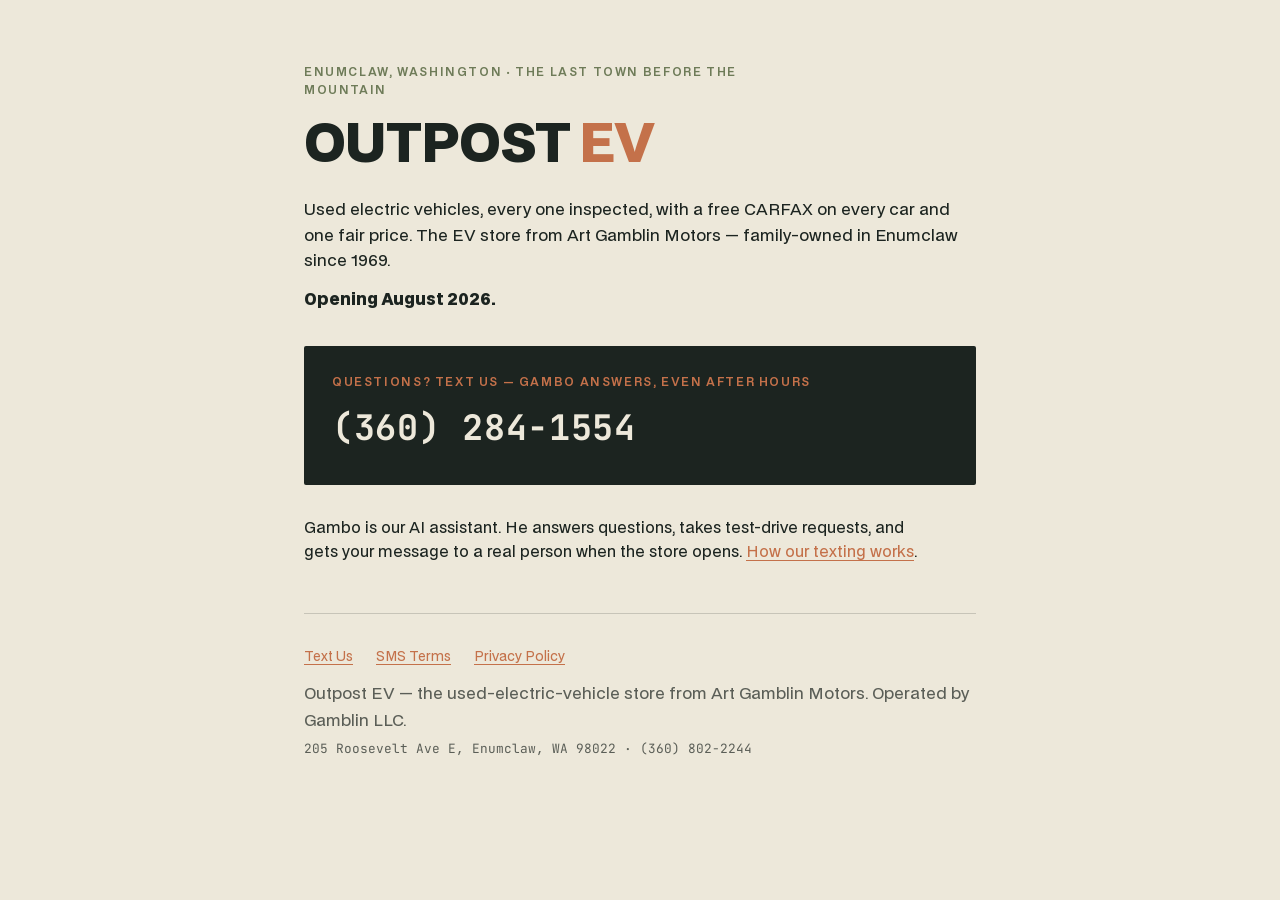
<file: index.html>
<!doctype html>
<html lang="en">
  <head>
    <meta charset="utf-8" />
    <meta name="viewport" content="width=device-width, initial-scale=1" />
    <title>Outpost EV — Used Electric Vehicles · Enumclaw, WA</title>
    <meta
      name="description"
      content="Outpost EV — the used-electric-vehicle store from Art Gamblin Motors. Enumclaw, Washington. Opening August 2026. Text us anytime: (360) 284-1554."
    />
    <link rel="preconnect" href="https://fonts.googleapis.com" />
    <link
      href="https://fonts.googleapis.com/css2?family=JetBrains+Mono:wght@400;700&display=swap"
      rel="stylesheet"
    />
    <link rel="stylesheet" href="/style.css" />
  </head>
  <body>
    <main class="wrap">
      <p class="eyebrow">
        Enumclaw, Washington · The last town before the mountain
      </p>
      <h1>OUTPOST <span class="accent">EV</span></h1>
      <p>
        Used electric vehicles, every one inspected, with a free CARFAX on every
        car and one fair price. The EV store from Art Gamblin Motors —
        family-owned in Enumclaw since 1969.
      </p>
      <p style="margin-top: 0.85rem"><strong>Opening August 2026.</strong></p>

      <div class="phone-block">
        <p class="label">
          Questions? Text us — Gambo answers, even after hours
        </p>
        <a class="number" href="sms:+13602841554">(360) 284-1554</a>
      </div>

      <p style="font-size: 0.95rem">
        Gambo is our AI assistant. He answers questions, takes test-drive
        requests, and gets your message to a real person when the store opens.
        <a href="/text/">How our texting works</a>.
      </p>

      <hr class="rule" />
      <footer>
        <nav>
          <a href="/text/">Text Us</a>
          <a href="/sms-terms/">SMS Terms</a>
          <a href="/privacy/">Privacy Policy</a>
        </nav>
        <p>
          Outpost EV — the used-electric-vehicle store from Art Gamblin Motors.
          Operated by Gamblin LLC.<br />
          <span class="mono"
            >205 Roosevelt Ave E, Enumclaw, WA 98022 · (360) 802-2244</span
          >
        </p>
      </footer>
    </main>
  </body>
</html>
</file>
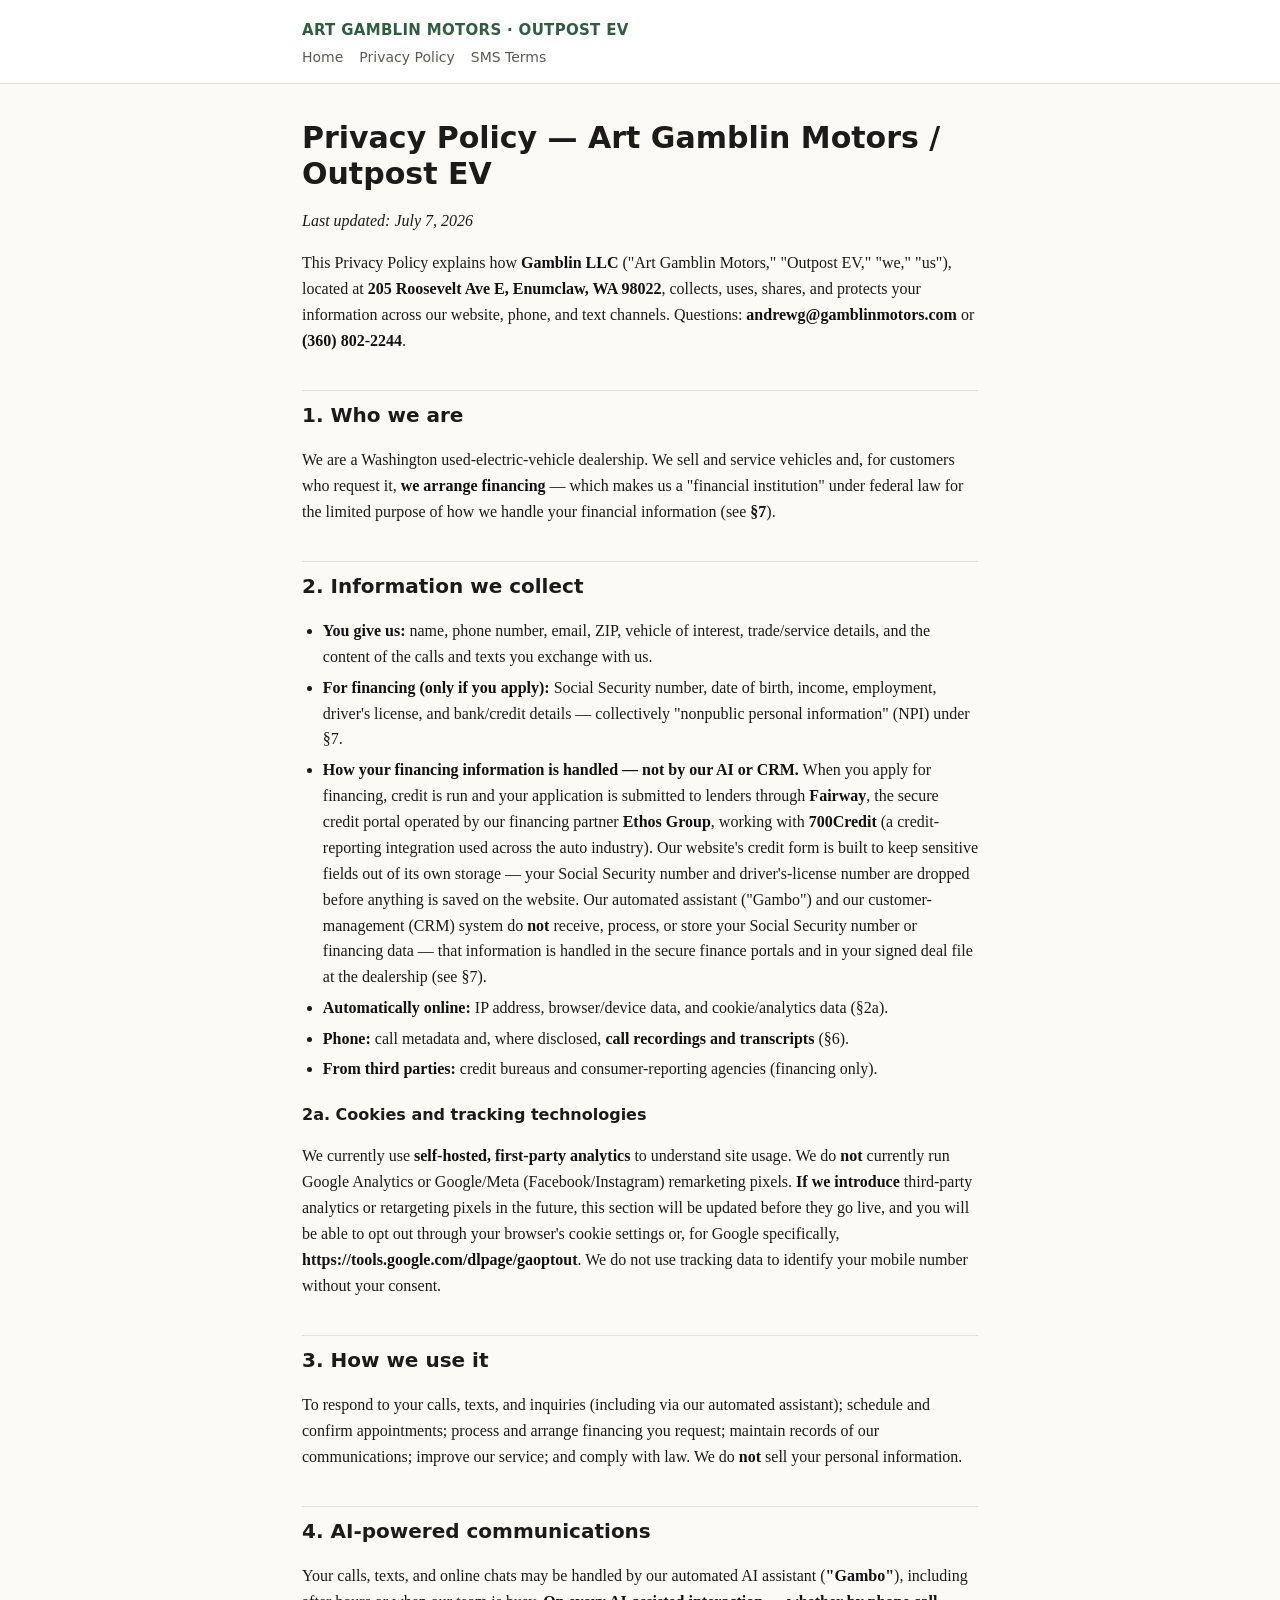
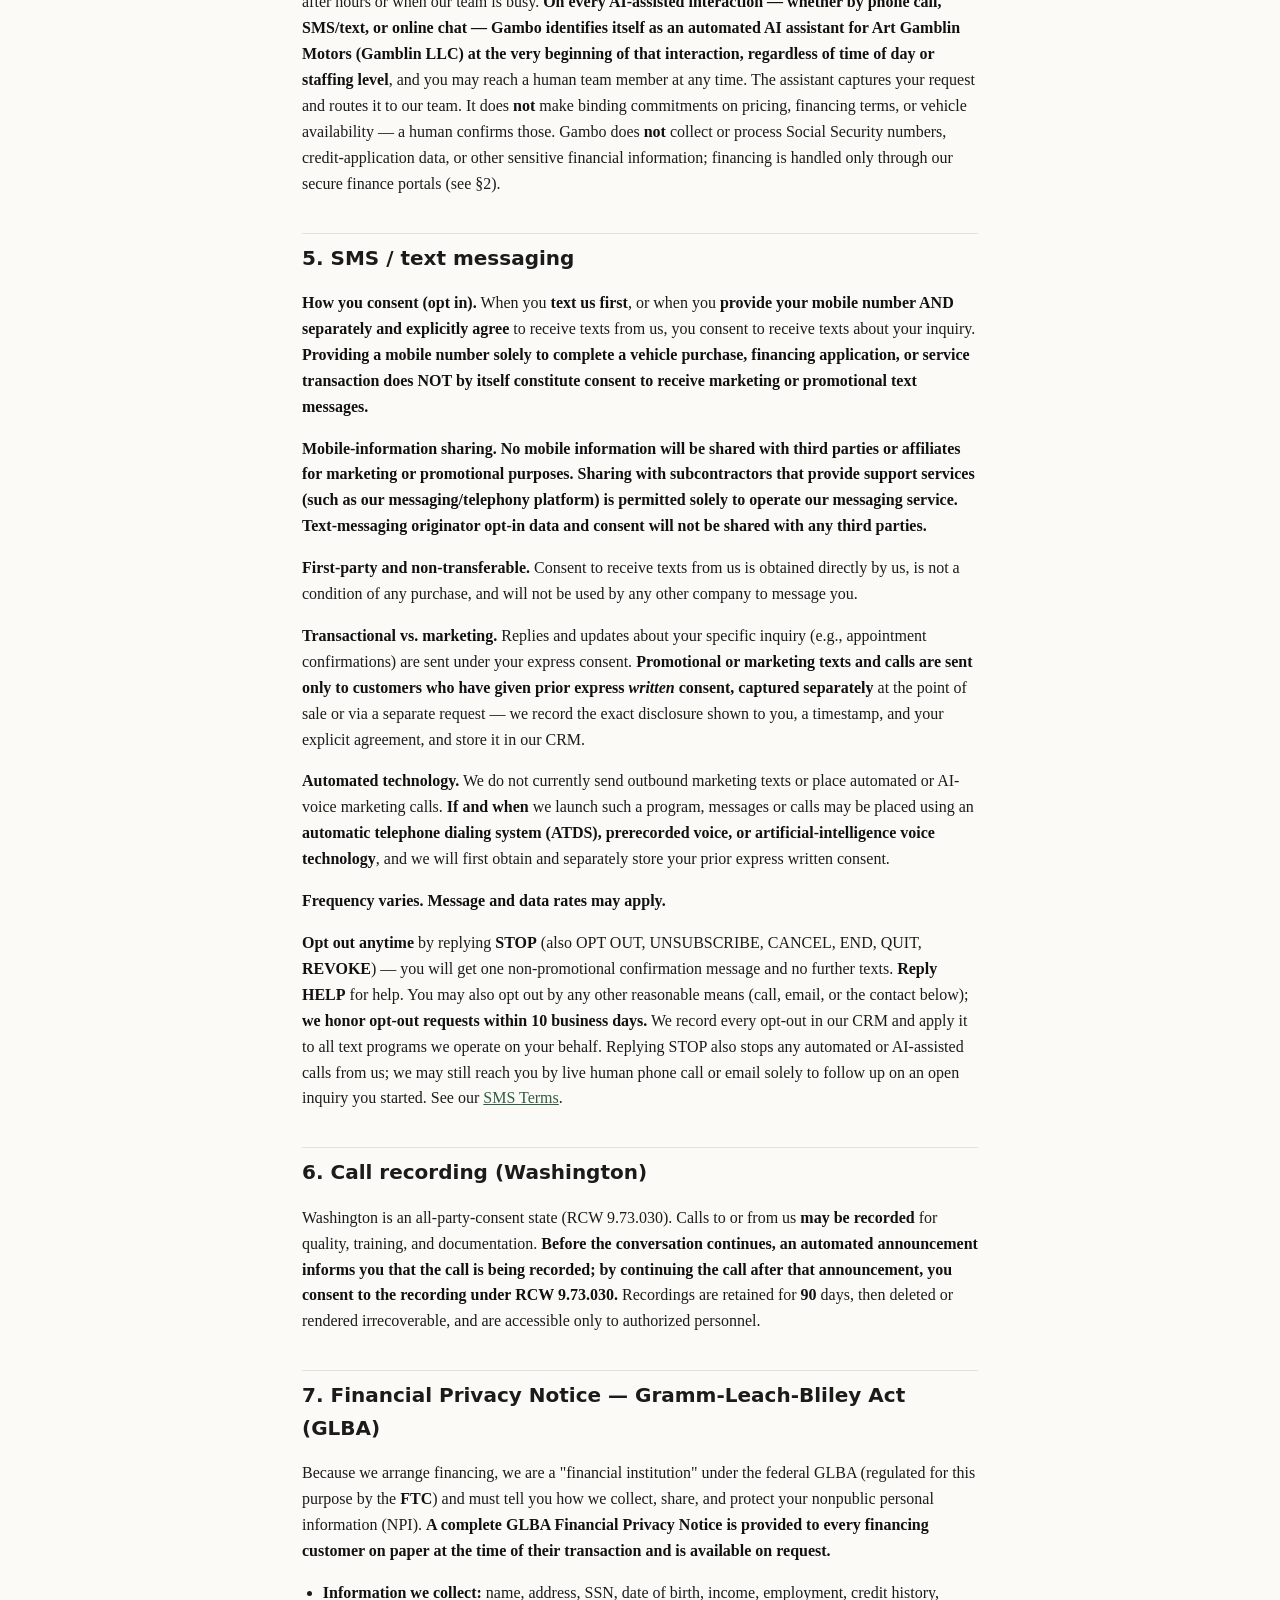
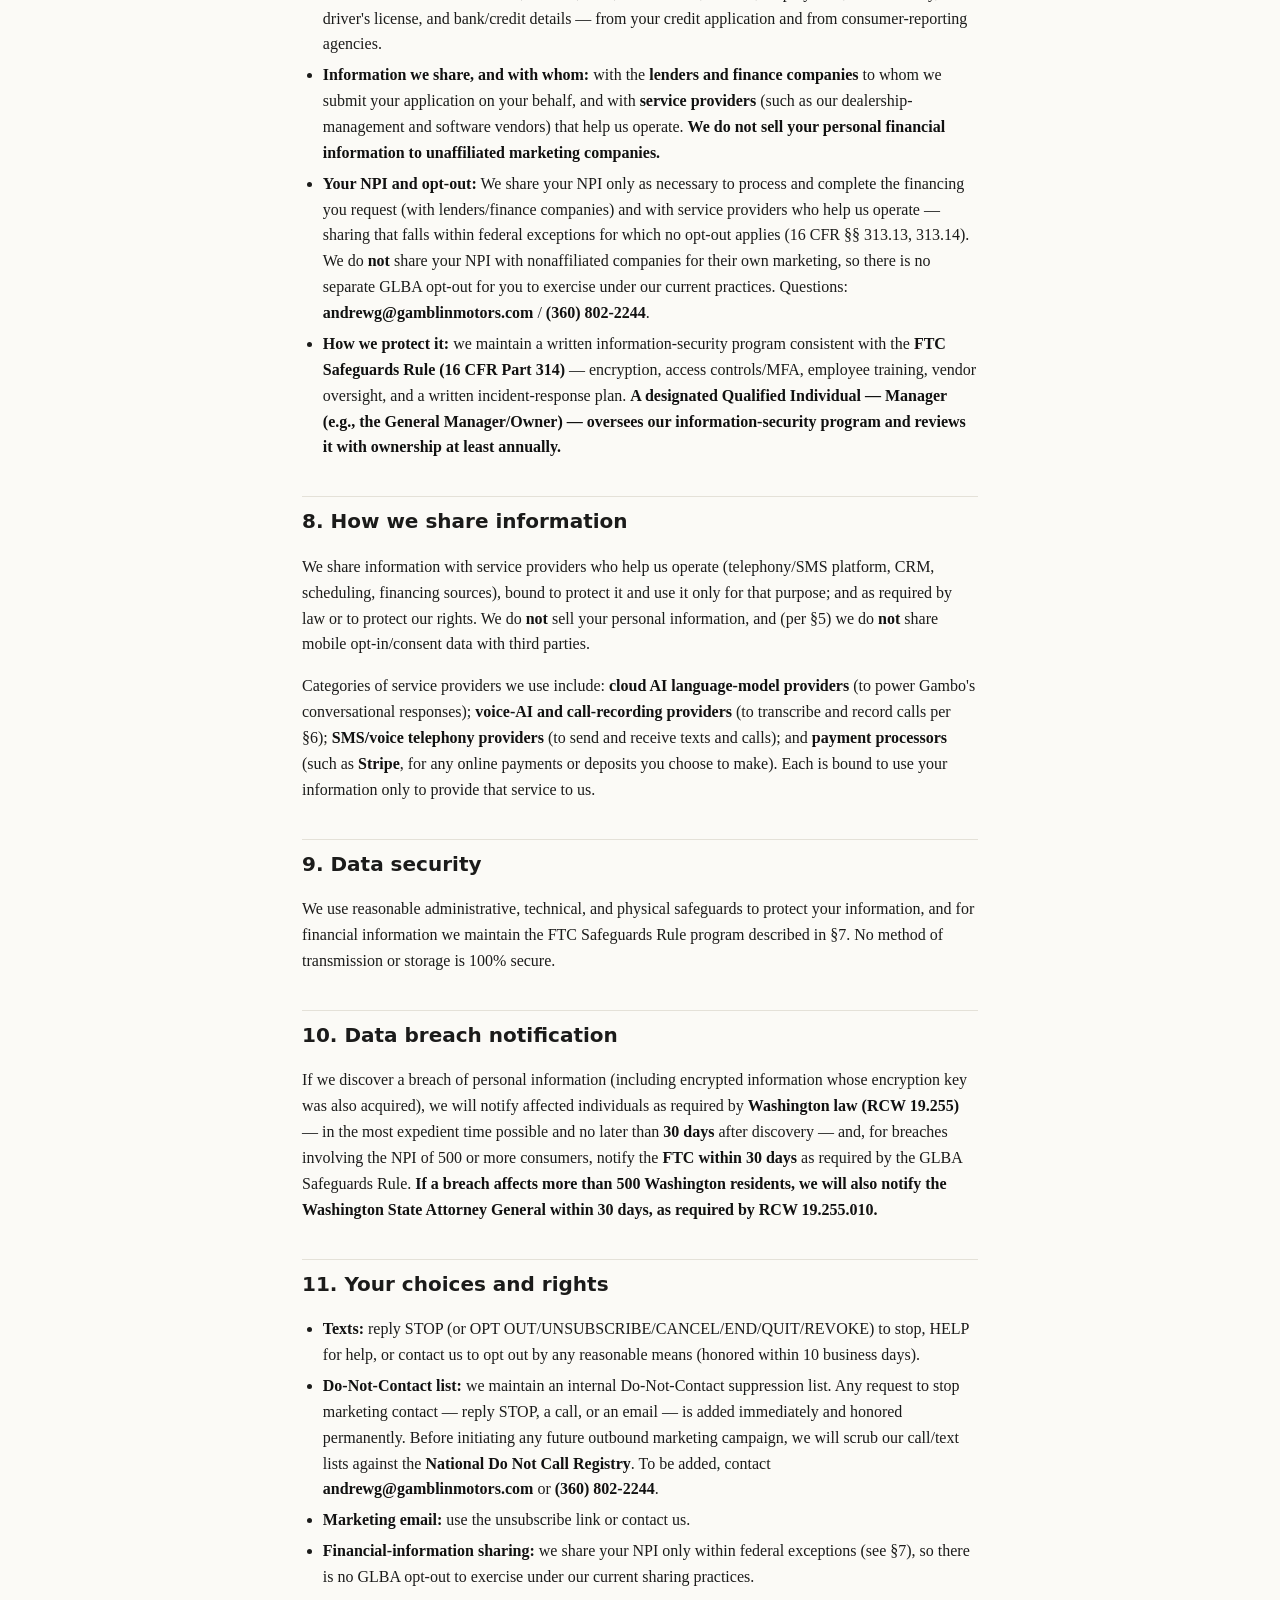
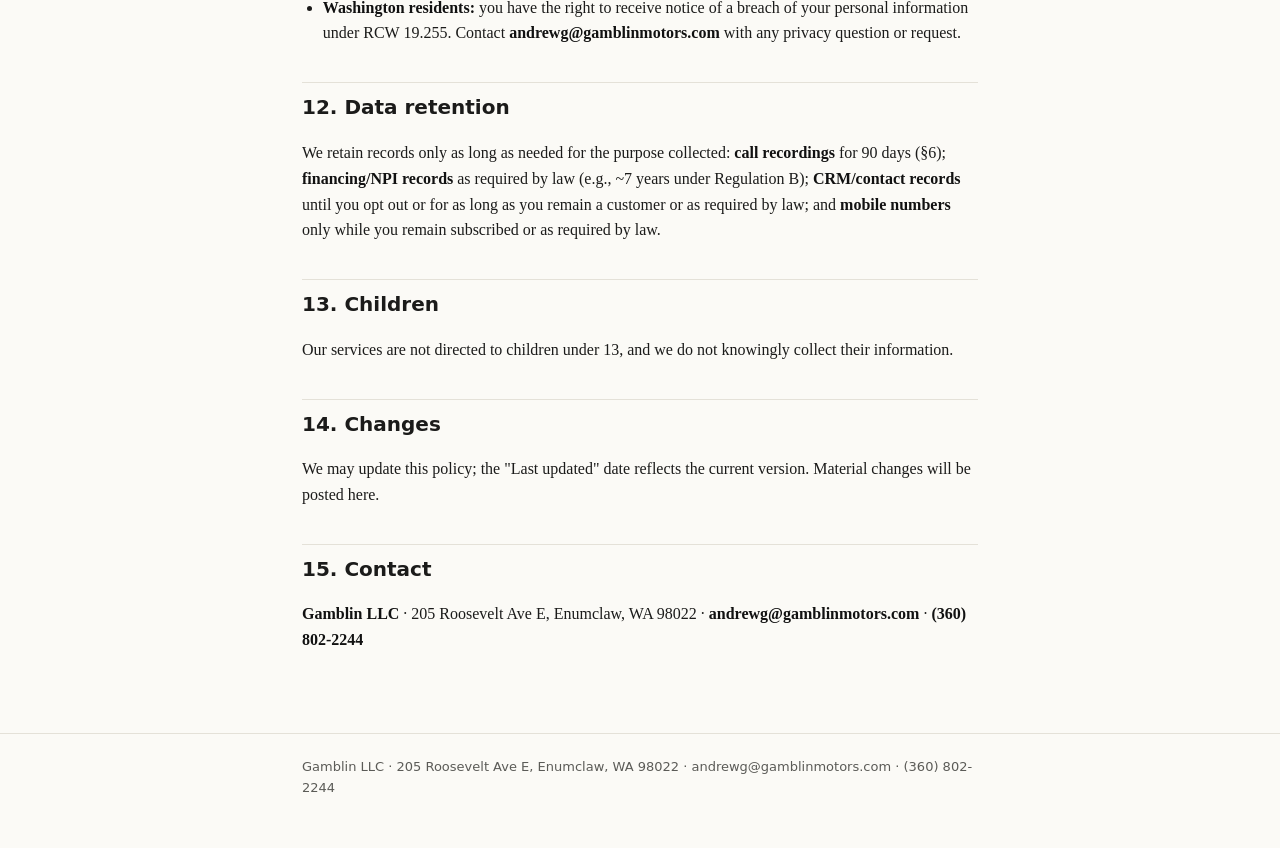
<file: privacy/index.html>
<!doctype html>
<html lang="en">
  <head>
    <meta charset="utf-8" />
    <meta name="viewport" content="width=device-width, initial-scale=1" />
    <meta name="robots" content="index,follow" />
    <title>Privacy Policy — Art Gamblin Motors / Outpost EV</title>
    <style>
      :root {
        --ink: #1b1b1a;
        --muted: #5b5b57;
        --line: #e4e1d8;
        --accent: #2f5e3f;
        --bg: #fbfaf6;
      }
      * {
        box-sizing: border-box;
      }
      body {
        margin: 0;
        background: var(--bg);
        color: var(--ink);
        font-family: Georgia, "Iowan Old Style", "Times New Roman", serif;
        line-height: 1.62;
      }
      header {
        border-bottom: 1px solid var(--line);
        background: #fff;
      }
      .wrap {
        max-width: 720px;
        margin: 0 auto;
        padding: 0 22px;
      }
      .brand {
        font-family:
          ui-sans-serif,
          system-ui,
          -apple-system,
          "Segoe UI",
          sans-serif;
        font-weight: 700;
        letter-spacing: 0.02em;
        padding: 18px 0 4px;
        font-size: 15px;
        color: var(--accent);
      }
      nav {
        font-family:
          ui-sans-serif,
          system-ui,
          -apple-system,
          "Segoe UI",
          sans-serif;
        font-size: 14px;
        padding-bottom: 14px;
      }
      nav a {
        color: var(--muted);
        text-decoration: none;
        margin-right: 16px;
      }
      nav a:hover {
        color: var(--accent);
        text-decoration: underline;
      }
      main {
        padding: 30px 0 64px;
      }
      h1 {
        font-family:
          ui-sans-serif,
          system-ui,
          -apple-system,
          "Segoe UI",
          sans-serif;
        font-size: 30px;
        line-height: 1.2;
        margin: 0.2em 0 0.1em;
      }
      h2 {
        font-family:
          ui-sans-serif,
          system-ui,
          -apple-system,
          "Segoe UI",
          sans-serif;
        font-size: 20px;
        margin: 1.8em 0 0.4em;
        padding-top: 0.4em;
        border-top: 1px solid var(--line);
      }
      h3 {
        font-family:
          ui-sans-serif,
          system-ui,
          -apple-system,
          "Segoe UI",
          sans-serif;
        font-size: 16px;
        margin: 1.2em 0 0.3em;
      }
      a {
        color: var(--accent);
      }
      strong {
        color: #111;
      }
      ul,
      ol {
        padding-left: 1.3em;
      }
      li {
        margin: 0.3em 0;
      }
      .updated {
        font-family:
          ui-sans-serif,
          system-ui,
          -apple-system,
          sans-serif;
        color: var(--muted);
        font-size: 14px;
      }
      footer {
        border-top: 1px solid var(--line);
        color: var(--muted);
        font-size: 13px;
        font-family:
          ui-sans-serif,
          system-ui,
          -apple-system,
          sans-serif;
        padding: 22px 0 50px;
      }
      @media (max-width: 520px) {
        h1 {
          font-size: 25px;
        }
        body {
          font-size: 16px;
        }
      }
    </style>
  </head>
  <body>
    <header>
      <div class="wrap">
        <div class="brand">ART GAMBLIN MOTORS · OUTPOST EV</div>
        <nav>
          <a href="/">Home</a><a href="/privacy/">Privacy Policy</a
          ><a href="/sms-terms/">SMS Terms</a>
        </nav>
      </div>
    </header>
    <main>
      <div class="wrap">
        <h1>Privacy Policy — Art Gamblin Motors / Outpost EV</h1>
        <p><em>Last updated: July 7, 2026</em></p>
        <p>
          This Privacy Policy explains how <strong>Gamblin LLC</strong> ("Art
          Gamblin Motors," "Outpost EV," "we," "us"), located at
          <strong>205 Roosevelt Ave E, Enumclaw, WA 98022</strong>, collects,
          uses, shares, and protects your information across our website, phone,
          and text channels. Questions:
          <strong>andrewg@gamblinmotors.com</strong> or
          <strong>(360) 802-2244</strong>.
        </p>
        <h2>1. Who we are</h2>
        <p>
          We are a Washington used-electric-vehicle dealership. We sell and
          service vehicles and, for customers who request it,
          <strong>we arrange financing</strong> — which makes us a "financial
          institution" under federal law for the limited purpose of how we
          handle your financial information (see <strong>§7</strong>).
        </p>
        <h2>2. Information we collect</h2>
        <ul>
          <li>
            <strong>You give us:</strong> name, phone number, email, ZIP,
            vehicle of interest, trade/service details, and the content of the
            calls and texts you exchange with us.
          </li>
          <li>
            <strong>For financing (only if you apply):</strong> Social Security
            number, date of birth, income, employment, driver's license, and
            bank/credit details — collectively "nonpublic personal information"
            (NPI) under §7.
          </li>
          <li>
            <strong
              >How your financing information is handled — not by our AI or
              CRM.</strong
            >
            When you apply for financing, credit is run and your application is
            submitted to lenders through <strong>Fairway</strong>, the secure
            credit portal operated by our financing partner
            <strong>Ethos Group</strong>, working with
            <strong>700Credit</strong> (a credit-reporting integration used
            across the auto industry). Our website's credit form is built to
            keep sensitive fields out of its own storage — your Social Security
            number and driver's-license number are dropped before anything is
            saved on the website. Our automated assistant ("Gambo") and our
            customer-management (CRM) system do <strong>not</strong> receive,
            process, or store your Social Security number or financing data —
            that information is handled in the secure finance portals and in
            your signed deal file at the dealership (see §7).
          </li>
          <li>
            <strong>Automatically online:</strong> IP address, browser/device
            data, and cookie/analytics data (§2a).
          </li>
          <li>
            <strong>Phone:</strong> call metadata and, where disclosed,
            <strong>call recordings and transcripts</strong> (§6).
          </li>
          <li>
            <strong>From third parties:</strong> credit bureaus and
            consumer-reporting agencies (financing only).
          </li>
        </ul>
        <h3>2a. Cookies and tracking technologies</h3>
        <p>
          We currently use
          <strong>self-hosted, first-party analytics</strong> to understand site
          usage. We do <strong>not</strong> currently run Google Analytics or
          Google/Meta (Facebook/Instagram) remarketing pixels.
          <strong>If we introduce</strong> third-party analytics or retargeting
          pixels in the future, this section will be updated before they go
          live, and you will be able to opt out through your browser's cookie
          settings or, for Google specifically,
          <strong>https://tools.google.com/dlpage/gaoptout</strong>. We do not
          use tracking data to identify your mobile number without your consent.
        </p>
        <h2>3. How we use it</h2>
        <p>
          To respond to your calls, texts, and inquiries (including via our
          automated assistant); schedule and confirm appointments; process and
          arrange financing you request; maintain records of our communications;
          improve our service; and comply with law. We do
          <strong>not</strong> sell your personal information.
        </p>
        <h2>4. AI-powered communications</h2>
        <p>
          Your calls, texts, and online chats may be handled by our automated AI
          assistant (<strong>"Gambo"</strong>), including after hours or when
          our team is busy.
          <strong
            >On every AI-assisted interaction — whether by phone call, SMS/text,
            or online chat — Gambo identifies itself as an automated AI
            assistant for Art Gamblin Motors (Gamblin LLC) at the very beginning
            of that interaction, regardless of time of day or staffing
            level</strong
          >, and you may reach a human team member at any time. The assistant
          captures your request and routes it to our team. It does
          <strong>not</strong> make binding commitments on pricing, financing
          terms, or vehicle availability — a human confirms those. Gambo does
          <strong>not</strong> collect or process Social Security numbers,
          credit-application data, or other sensitive financial information;
          financing is handled only through our secure finance portals (see §2).
        </p>
        <h2>5. SMS / text messaging</h2>
        <p>
          <strong>How you consent (opt in).</strong> When you
          <strong>text us first</strong>, or when you
          <strong
            >provide your mobile number AND separately and explicitly
            agree</strong
          >
          to receive texts from us, you consent to receive texts about your
          inquiry.
          <strong
            >Providing a mobile number solely to complete a vehicle purchase,
            financing application, or service transaction does NOT by itself
            constitute consent to receive marketing or promotional text
            messages.</strong
          >
        </p>
        <p>
          <strong>Mobile-information sharing.</strong>
          <strong
            >No mobile information will be shared with third parties or
            affiliates for marketing or promotional purposes. Sharing with
            subcontractors that provide support services (such as our
            messaging/telephony platform) is permitted solely to operate our
            messaging service. Text-messaging originator opt-in data and consent
            will not be shared with any third parties.</strong
          >
        </p>
        <p>
          <strong>First-party and non-transferable.</strong> Consent to receive
          texts from us is obtained directly by us, is not a condition of any
          purchase, and will not be used by any other company to message you.
        </p>
        <p>
          <strong>Transactional vs. marketing.</strong> Replies and updates
          about your specific inquiry (e.g., appointment confirmations) are sent
          under your express consent.
          <strong
            >Promotional or marketing texts and calls are sent only to customers
            who have given prior express <em>written</em> consent, captured
            separately</strong
          >
          at the point of sale or via a separate request — we record the exact
          disclosure shown to you, a timestamp, and your explicit agreement, and
          store it in our CRM.
        </p>
        <p>
          <strong>Automated technology.</strong> We do not currently send
          outbound marketing texts or place automated or AI-voice marketing
          calls. <strong>If and when</strong> we launch such a program, messages
          or calls may be placed using an
          <strong
            >automatic telephone dialing system (ATDS), prerecorded voice, or
            artificial-intelligence voice technology</strong
          >, and we will first obtain and separately store your prior express
          written consent.
        </p>
        <p>
          <strong>Frequency varies. Message and data rates may apply.</strong>
        </p>
        <p>
          <strong>Opt out anytime</strong> by replying
          <strong>STOP</strong> (also OPT OUT, UNSUBSCRIBE, CANCEL, END, QUIT,
          <strong>REVOKE</strong>) — you will get one non-promotional
          confirmation message and no further texts.
          <strong>Reply HELP</strong> for help. You may also opt out by any
          other reasonable means (call, email, or the contact below);
          <strong>we honor opt-out requests within 10 business days.</strong> We
          record every opt-out in our CRM and apply it to all text programs we
          operate on your behalf. Replying STOP also stops any automated or
          AI-assisted calls from us; we may still reach you by live human phone
          call or email solely to follow up on an open inquiry you started. See
          our <a href="/sms-terms/">SMS Terms</a>.
        </p>
        <h2>6. Call recording (Washington)</h2>
        <p>
          Washington is an all-party-consent state (RCW 9.73.030). Calls to or
          from us <strong>may be recorded</strong> for quality, training, and
          documentation.
          <strong
            >Before the conversation continues, an automated announcement
            informs you that the call is being recorded; by continuing the call
            after that announcement, you consent to the recording under RCW
            9.73.030.</strong
          >
          Recordings are retained for <strong>90</strong> days, then deleted or
          rendered irrecoverable, and are accessible only to authorized
          personnel.
        </p>
        <h2>7. Financial Privacy Notice — Gramm-Leach-Bliley Act (GLBA)</h2>
        <p>
          Because we arrange financing, we are a "financial institution" under
          the federal GLBA (regulated for this purpose by the
          <strong>FTC</strong>) and must tell you how we collect, share, and
          protect your nonpublic personal information (NPI).
          <strong
            >A complete GLBA Financial Privacy Notice is provided to every
            financing customer on paper at the time of their transaction and is
            available on request.</strong
          >
        </p>
        <ul>
          <li>
            <strong>Information we collect:</strong> name, address, SSN, date of
            birth, income, employment, credit history, driver's license, and
            bank/credit details — from your credit application and from
            consumer-reporting agencies.
          </li>
          <li>
            <strong>Information we share, and with whom:</strong> with the
            <strong>lenders and finance companies</strong> to whom we submit
            your application on your behalf, and with
            <strong>service providers</strong> (such as our
            dealership-management and software vendors) that help us operate.
            <strong
              >We do not sell your personal financial information to
              unaffiliated marketing companies.</strong
            >
          </li>
          <li>
            <strong>Your NPI and opt-out:</strong> We share your NPI only as
            necessary to process and complete the financing you request (with
            lenders/finance companies) and with service providers who help us
            operate — sharing that falls within federal exceptions for which no
            opt-out applies (16 CFR §§ 313.13, 313.14). We do
            <strong>not</strong> share your NPI with nonaffiliated companies for
            their own marketing, so there is no separate GLBA opt-out for you to
            exercise under our current practices. Questions:
            <strong>andrewg@gamblinmotors.com</strong> /
            <strong>(360) 802-2244</strong>.
          </li>
          <li>
            <strong>How we protect it:</strong> we maintain a written
            information-security program consistent with the
            <strong>FTC Safeguards Rule (16 CFR Part 314)</strong> — encryption,
            access controls/MFA, employee training, vendor oversight, and a
            written incident-response plan.
            <strong
              >A designated Qualified Individual — Manager (e.g., the General
              Manager/Owner) — oversees our information-security program and
              reviews it with ownership at least annually.</strong
            >
          </li>
        </ul>
        <h2>8. How we share information</h2>
        <p>
          We share information with service providers who help us operate
          (telephony/SMS platform, CRM, scheduling, financing sources), bound to
          protect it and use it only for that purpose; and as required by law or
          to protect our rights. We do <strong>not</strong> sell your personal
          information, and (per §5) we do <strong>not</strong> share mobile
          opt-in/consent data with third parties.
        </p>
        <p>
          Categories of service providers we use include:
          <strong>cloud AI language-model providers</strong> (to power Gambo's
          conversational responses);
          <strong>voice-AI and call-recording providers</strong> (to transcribe
          and record calls per §6);
          <strong>SMS/voice telephony providers</strong> (to send and receive
          texts and calls); and <strong>payment processors</strong> (such as
          <strong>Stripe</strong>, for any online payments or deposits you
          choose to make). Each is bound to use your information only to provide
          that service to us.
        </p>
        <h2>9. Data security</h2>
        <p>
          We use reasonable administrative, technical, and physical safeguards
          to protect your information, and for financial information we maintain
          the FTC Safeguards Rule program described in §7. No method of
          transmission or storage is 100% secure.
        </p>
        <h2>10. Data breach notification</h2>
        <p>
          If we discover a breach of personal information (including encrypted
          information whose encryption key was also acquired), we will notify
          affected individuals as required by
          <strong>Washington law (RCW 19.255)</strong> — in the most expedient
          time possible and no later than <strong>30 days</strong> after
          discovery — and, for breaches involving the NPI of 500 or more
          consumers, notify the <strong>FTC within 30 days</strong> as required
          by the GLBA Safeguards Rule.
          <strong
            >If a breach affects more than 500 Washington residents, we will
            also notify the Washington State Attorney General within 30 days, as
            required by RCW 19.255.010.</strong
          >
        </p>
        <h2>11. Your choices and rights</h2>
        <ul>
          <li>
            <strong>Texts:</strong> reply STOP (or OPT
            OUT/UNSUBSCRIBE/CANCEL/END/QUIT/REVOKE) to stop, HELP for help, or
            contact us to opt out by any reasonable means (honored within 10
            business days).
          </li>
          <li>
            <strong>Do-Not-Contact list:</strong> we maintain an internal
            Do-Not-Contact suppression list. Any request to stop marketing
            contact — reply STOP, a call, or an email — is added immediately and
            honored permanently. Before initiating any future outbound marketing
            campaign, we will scrub our call/text lists against the
            <strong>National Do Not Call Registry</strong>. To be added, contact
            <strong>andrewg@gamblinmotors.com</strong> or
            <strong>(360) 802-2244</strong>.
          </li>
          <li>
            <strong>Marketing email:</strong> use the unsubscribe link or
            contact us.
          </li>
          <li>
            <strong>Financial-information sharing:</strong> we share your NPI
            only within federal exceptions (see §7), so there is no GLBA opt-out
            to exercise under our current sharing practices.
          </li>
          <li>
            <strong>Washington residents:</strong> you have the right to receive
            notice of a breach of your personal information under RCW 19.255.
            Contact <strong>andrewg@gamblinmotors.com</strong> with any privacy
            question or request.
          </li>
        </ul>
        <h2>12. Data retention</h2>
        <p>
          We retain records only as long as needed for the purpose collected:
          <strong>call recordings</strong> for 90 days (§6);
          <strong>financing/NPI records</strong> as required by law (e.g., ~7
          years under Regulation B); <strong>CRM/contact records</strong> until
          you opt out or for as long as you remain a customer or as required by
          law; and <strong>mobile numbers</strong> only while you remain
          subscribed or as required by law.
        </p>
        <h2>13. Children</h2>
        <p>
          Our services are not directed to children under 13, and we do not
          knowingly collect their information.
        </p>
        <h2>14. Changes</h2>
        <p>
          We may update this policy; the "Last updated" date reflects the
          current version. Material changes will be posted here.
        </p>
        <h2>15. Contact</h2>
        <p>
          <strong>Gamblin LLC</strong> · 205 Roosevelt Ave E, Enumclaw, WA 98022
          · <strong>andrewg@gamblinmotors.com</strong> ·
          <strong>(360) 802-2244</strong>
        </p>
      </div>
    </main>
    <footer>
      <div class="wrap">
        Gamblin LLC · 205 Roosevelt Ave E, Enumclaw, WA 98022 ·
        andrewg@gamblinmotors.com · (360) 802-2244
      </div>
    </footer>
  </body>
</html>
</file>
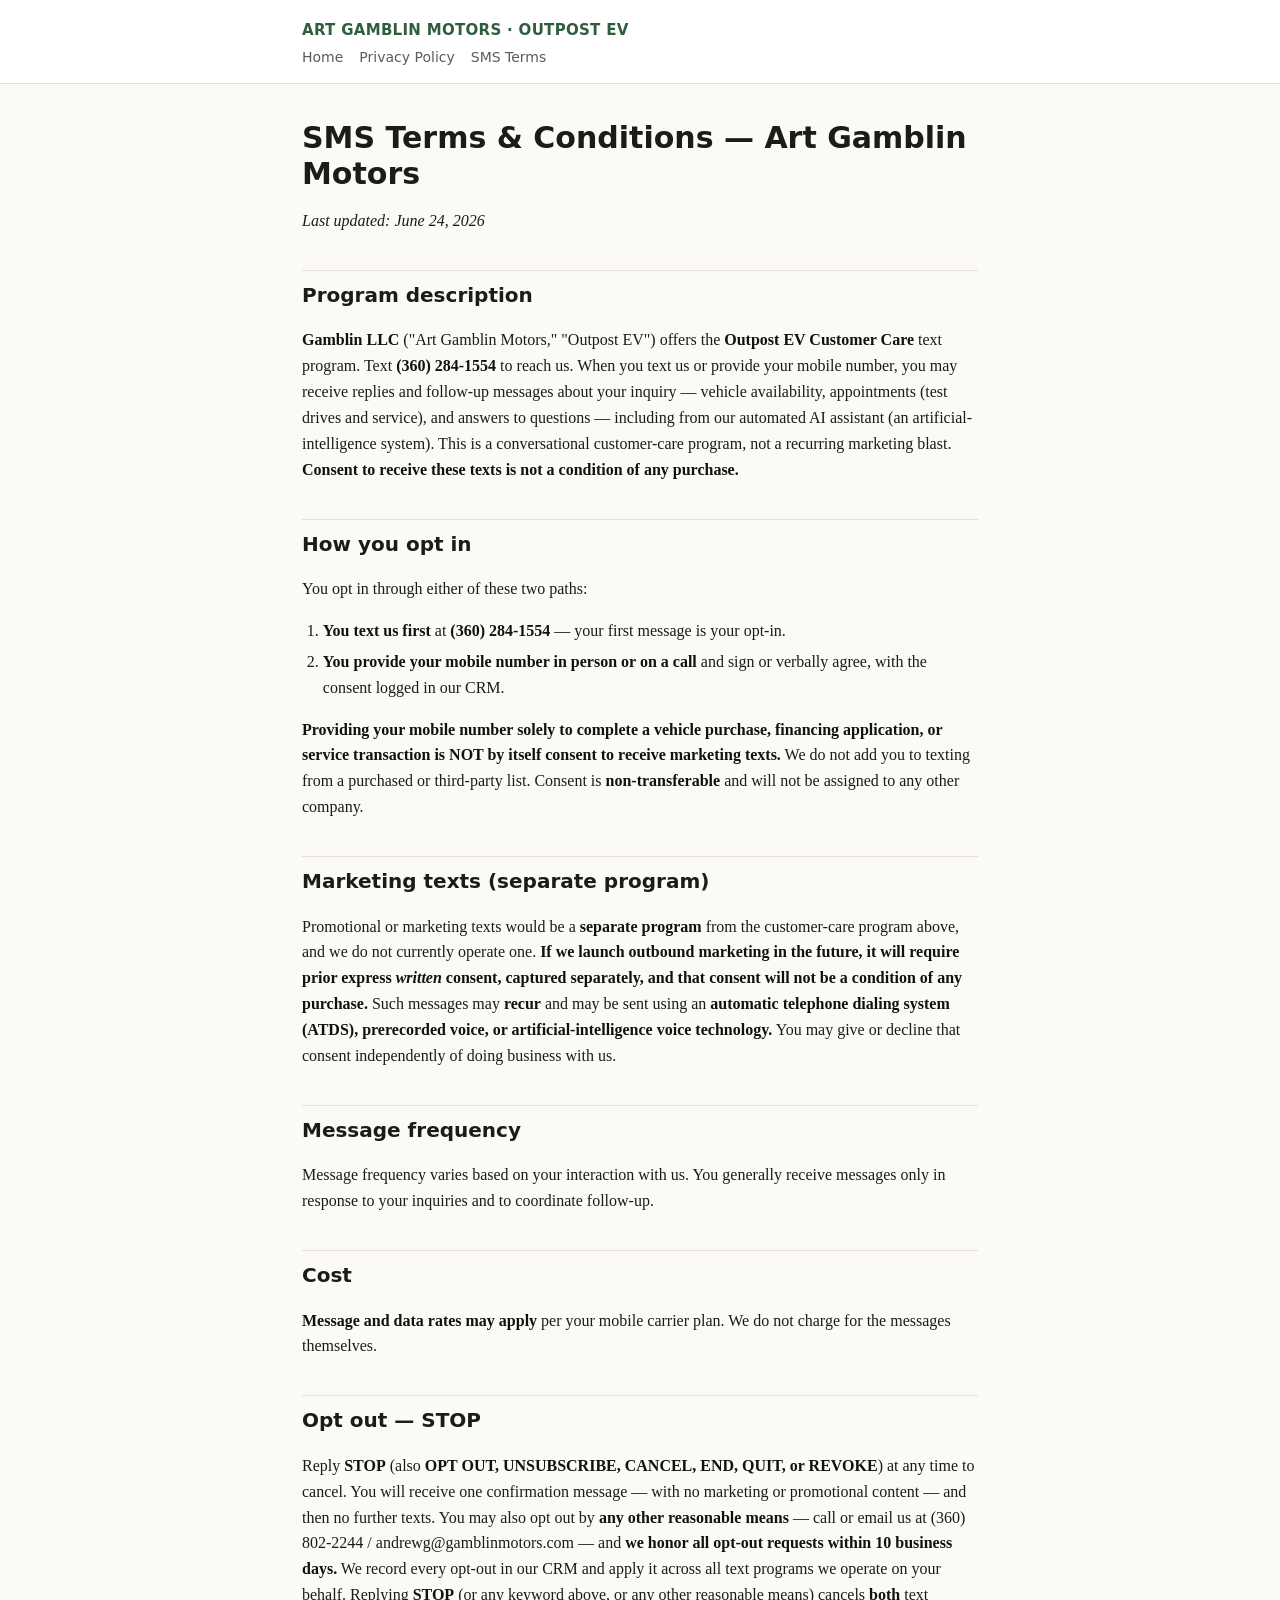
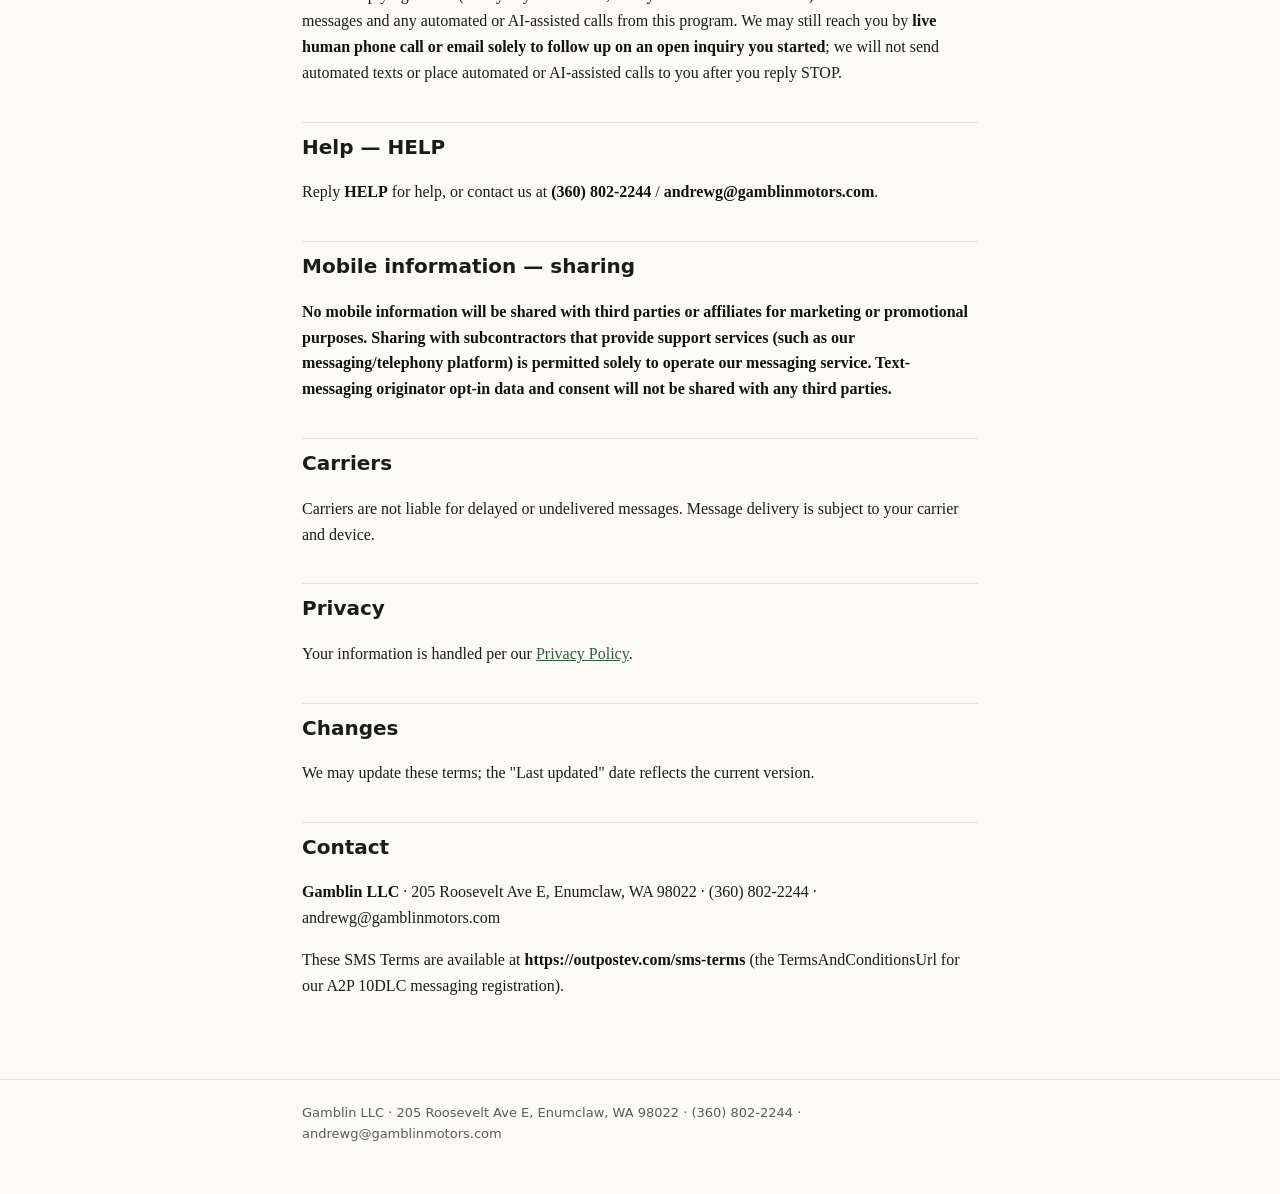
<file: sms-terms/index.html>
<!doctype html>
<html lang="en">
  <head>
    <meta charset="utf-8" />
    <meta name="viewport" content="width=device-width, initial-scale=1" />
    <meta name="robots" content="index,follow" />
    <title>SMS Terms & Conditions — Art Gamblin Motors / Outpost EV</title>
    <style>
      :root {
        --ink: #1b1b1a;
        --muted: #5b5b57;
        --line: #e4e1d8;
        --accent: #2f5e3f;
        --bg: #fbfaf6;
      }
      * {
        box-sizing: border-box;
      }
      body {
        margin: 0;
        background: var(--bg);
        color: var(--ink);
        font-family: Georgia, "Iowan Old Style", "Times New Roman", serif;
        line-height: 1.62;
      }
      header {
        border-bottom: 1px solid var(--line);
        background: #fff;
      }
      .wrap {
        max-width: 720px;
        margin: 0 auto;
        padding: 0 22px;
      }
      .brand {
        font-family:
          ui-sans-serif,
          system-ui,
          -apple-system,
          "Segoe UI",
          sans-serif;
        font-weight: 700;
        letter-spacing: 0.02em;
        padding: 18px 0 4px;
        font-size: 15px;
        color: var(--accent);
      }
      nav {
        font-family:
          ui-sans-serif,
          system-ui,
          -apple-system,
          "Segoe UI",
          sans-serif;
        font-size: 14px;
        padding-bottom: 14px;
      }
      nav a {
        color: var(--muted);
        text-decoration: none;
        margin-right: 16px;
      }
      nav a:hover {
        color: var(--accent);
        text-decoration: underline;
      }
      main {
        padding: 30px 0 64px;
      }
      h1 {
        font-family:
          ui-sans-serif,
          system-ui,
          -apple-system,
          "Segoe UI",
          sans-serif;
        font-size: 30px;
        line-height: 1.2;
        margin: 0.2em 0 0.1em;
      }
      h2 {
        font-family:
          ui-sans-serif,
          system-ui,
          -apple-system,
          "Segoe UI",
          sans-serif;
        font-size: 20px;
        margin: 1.8em 0 0.4em;
        padding-top: 0.4em;
        border-top: 1px solid var(--line);
      }
      h3 {
        font-family:
          ui-sans-serif,
          system-ui,
          -apple-system,
          "Segoe UI",
          sans-serif;
        font-size: 16px;
        margin: 1.2em 0 0.3em;
      }
      a {
        color: var(--accent);
      }
      strong {
        color: #111;
      }
      ul,
      ol {
        padding-left: 1.3em;
      }
      li {
        margin: 0.3em 0;
      }
      .updated {
        font-family:
          ui-sans-serif,
          system-ui,
          -apple-system,
          sans-serif;
        color: var(--muted);
        font-size: 14px;
      }
      footer {
        border-top: 1px solid var(--line);
        color: var(--muted);
        font-size: 13px;
        font-family:
          ui-sans-serif,
          system-ui,
          -apple-system,
          sans-serif;
        padding: 22px 0 50px;
      }
      @media (max-width: 520px) {
        h1 {
          font-size: 25px;
        }
        body {
          font-size: 16px;
        }
      }
    </style>
  </head>
  <body>
    <header>
      <div class="wrap">
        <div class="brand">ART GAMBLIN MOTORS · OUTPOST EV</div>
        <nav>
          <a href="/">Home</a><a href="/privacy/">Privacy Policy</a
          ><a href="/sms-terms/">SMS Terms</a>
        </nav>
      </div>
    </header>
    <main>
      <div class="wrap">
        <h1>SMS Terms &amp; Conditions — Art Gamblin Motors</h1>
        <p><em>Last updated: June 24, 2026</em></p>
        <h2>Program description</h2>
        <p>
          <strong>Gamblin LLC</strong> ("Art Gamblin Motors," "Outpost EV")
          offers the <strong>Outpost EV Customer Care</strong> text program.
          Text <strong>(360) 284-1554</strong> to reach us. When you text us or
          provide your mobile number, you may receive replies and follow-up
          messages about your inquiry — vehicle availability, appointments (test
          drives and service), and answers to questions — including from our
          automated AI assistant (an artificial-intelligence system). This is a
          conversational customer-care program, not a recurring marketing blast.
          <strong
            >Consent to receive these texts is not a condition of any
            purchase.</strong
          >
        </p>
        <h2>How you opt in</h2>
        <p>You opt in through either of these two paths:</p>
        <ol>
          <li>
            <strong>You text us first</strong> at
            <strong>(360) 284-1554</strong> — your first message is your opt-in.
          </li>
          <li>
            <strong
              >You provide your mobile number in person or on a call</strong
            >
            and sign or verbally agree, with the consent logged in our CRM.
          </li>
        </ol>
        <p>
          <strong
            >Providing your mobile number solely to complete a vehicle purchase,
            financing application, or service transaction is NOT by itself
            consent to receive marketing texts.</strong
          >
          We do not add you to texting from a purchased or third-party list.
          Consent is <strong>non-transferable</strong> and will not be assigned
          to any other company.
        </p>
        <h2>Marketing texts (separate program)</h2>
        <p>
          Promotional or marketing texts would be a
          <strong>separate program</strong> from the customer-care program
          above, and we do not currently operate one.
          <strong
            >If we launch outbound marketing in the future, it will require
            prior express <em>written</em> consent, captured separately, and
            that consent will not be a condition of any purchase.</strong
          >
          Such messages may <strong>recur</strong> and may be sent using an
          <strong
            >automatic telephone dialing system (ATDS), prerecorded voice, or
            artificial-intelligence voice technology.</strong
          >
          You may give or decline that consent independently of doing business
          with us.
        </p>
        <h2>Message frequency</h2>
        <p>
          Message frequency varies based on your interaction with us. You
          generally receive messages only in response to your inquiries and to
          coordinate follow-up.
        </p>
        <h2>Cost</h2>
        <p>
          <strong>Message and data rates may apply</strong> per your mobile
          carrier plan. We do not charge for the messages themselves.
        </p>
        <h2>Opt out — STOP</h2>
        <p>
          Reply <strong>STOP</strong> (also
          <strong>OPT OUT, UNSUBSCRIBE, CANCEL, END, QUIT, or REVOKE</strong>)
          at any time to cancel. You will receive one confirmation message —
          with no marketing or promotional content — and then no further texts.
          You may also opt out by <strong>any other reasonable means</strong> —
          call or email us at (360) 802-2244 / andrewg@gamblinmotors.com — and
          <strong
            >we honor all opt-out requests within 10 business days.</strong
          >
          We record every opt-out in our CRM and apply it across all text
          programs we operate on your behalf. Replying <strong>STOP</strong> (or
          any keyword above, or any other reasonable means) cancels
          <strong>both</strong> text messages and any automated or AI-assisted
          calls from this program. We may still reach you by
          <strong
            >live human phone call or email solely to follow up on an open
            inquiry you started</strong
          >; we will not send automated texts or place automated or AI-assisted
          calls to you after you reply STOP.
        </p>
        <h2>Help — HELP</h2>
        <p>
          Reply <strong>HELP</strong> for help, or contact us at
          <strong>(360) 802-2244</strong> /
          <strong>andrewg@gamblinmotors.com</strong>.
        </p>
        <h2>Mobile information — sharing</h2>
        <p>
          <strong
            >No mobile information will be shared with third parties or
            affiliates for marketing or promotional purposes. Sharing with
            subcontractors that provide support services (such as our
            messaging/telephony platform) is permitted solely to operate our
            messaging service. Text-messaging originator opt-in data and consent
            will not be shared with any third parties.</strong
          >
        </p>
        <h2>Carriers</h2>
        <p>
          Carriers are not liable for delayed or undelivered messages. Message
          delivery is subject to your carrier and device.
        </p>
        <h2>Privacy</h2>
        <p>
          Your information is handled per our
          <a href="/privacy/">Privacy Policy</a>.
        </p>
        <h2>Changes</h2>
        <p>
          We may update these terms; the "Last updated" date reflects the
          current version.
        </p>
        <h2>Contact</h2>
        <p>
          <strong>Gamblin LLC</strong> · 205 Roosevelt Ave E, Enumclaw, WA 98022
          · (360) 802-2244 · andrewg@gamblinmotors.com
        </p>
        <p>
          These SMS Terms are available at
          <strong>https://outpostev.com/sms-terms</strong> (the
          TermsAndConditionsUrl for our A2P 10DLC messaging registration).
        </p>
      </div>
    </main>
    <footer>
      <div class="wrap">
        Gamblin LLC · 205 Roosevelt Ave E, Enumclaw, WA 98022 · (360) 802-2244 ·
        andrewg@gamblinmotors.com
      </div>
    </footer>
  </body>
</html>
</file>
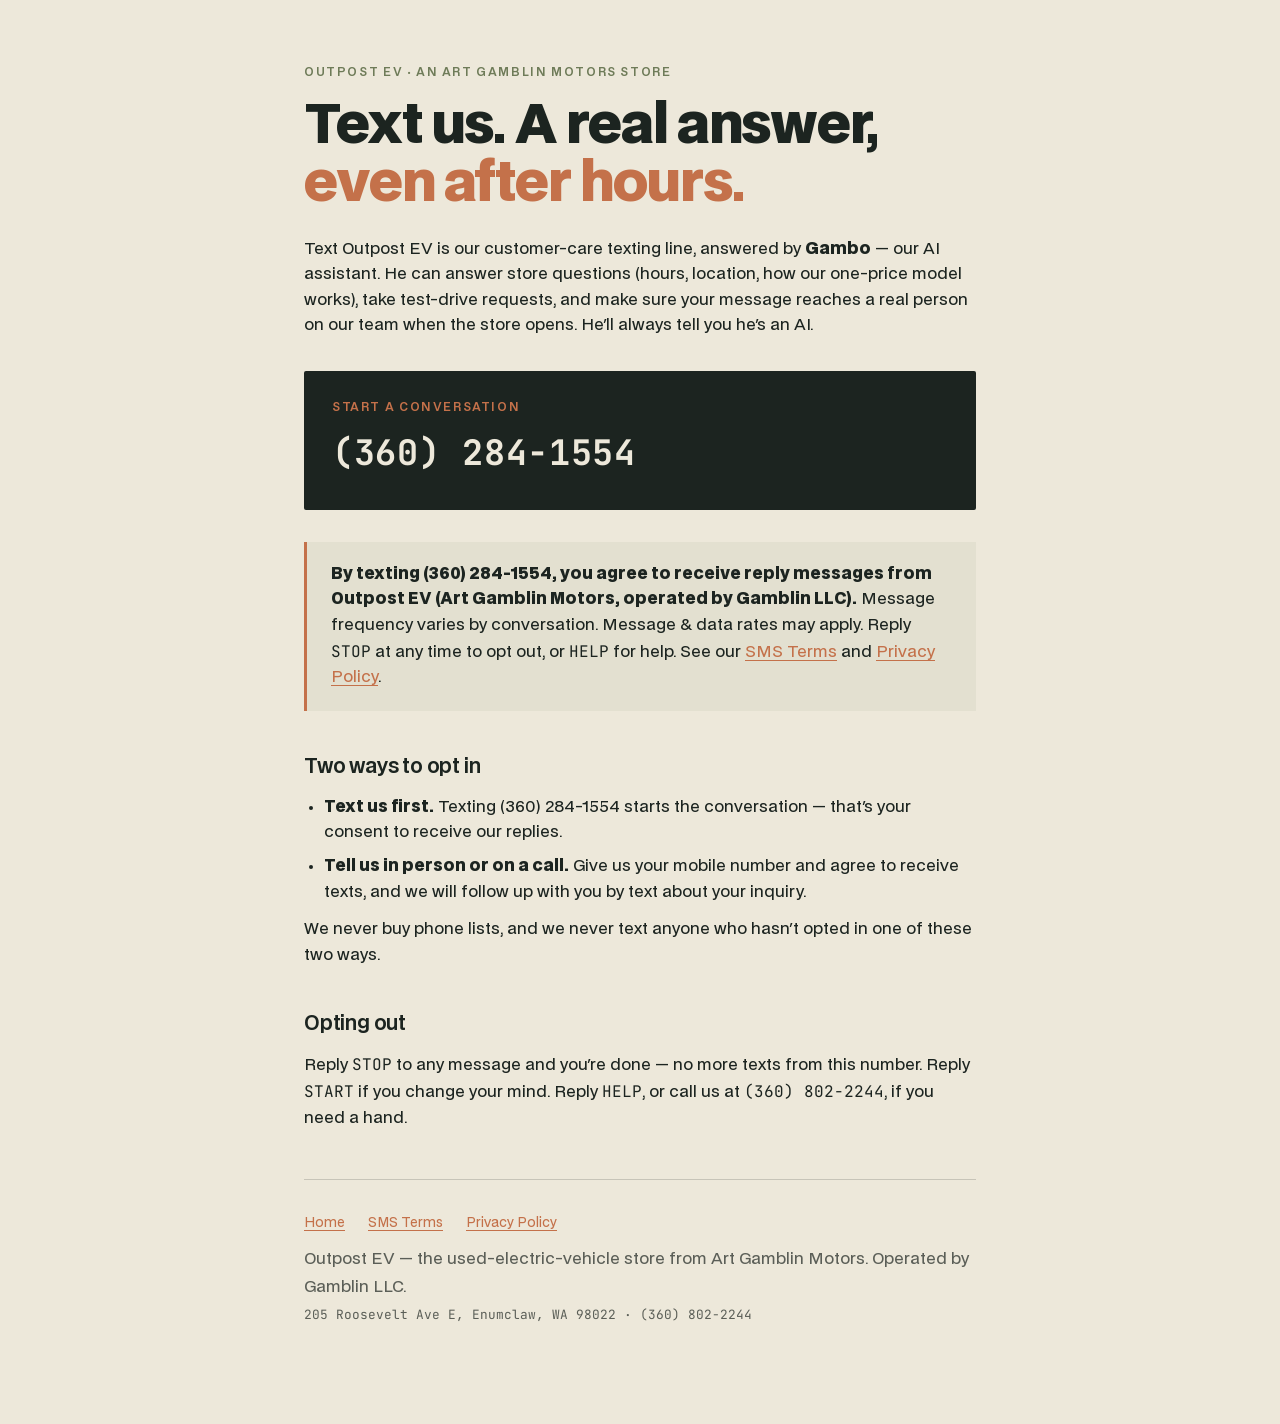
<file: text/index.html>
<!doctype html>
<html lang="en">
  <head>
    <meta charset="utf-8" />
    <meta name="viewport" content="width=device-width, initial-scale=1" />
    <title>Text Outpost EV — (360) 284-1554</title>
    <meta
      name="description"
      content="Text Outpost EV (Art Gamblin Motors) at (360) 284-1554. Gambo, our AI assistant, answers after-hours texts: store questions, test-drive requests, and messages for the team."
    />
    <link rel="preconnect" href="https://fonts.googleapis.com" />
    <link
      href="https://fonts.googleapis.com/css2?family=JetBrains+Mono:wght@400;700&display=swap"
      rel="stylesheet"
    />
    <link rel="stylesheet" href="/style.css" />
  </head>
  <body>
    <main class="wrap">
      <p class="eyebrow">Outpost EV · An Art Gamblin Motors store</p>
      <h1>
        Text us. A real answer, <span class="accent">even after hours.</span>
      </h1>

      <p>
        Text Outpost EV is our customer-care texting line, answered by
        <strong>Gambo</strong> — our AI assistant. He can answer store questions
        (hours, location, how our one-price model works), take test-drive
        requests, and make sure your message reaches a real person on our team
        when the store opens. He'll always tell you he's an AI.
      </p>

      <div class="phone-block">
        <p class="label">Start a conversation</p>
        <a class="number" href="sms:+13602841554">(360) 284-1554</a>
      </div>

      <div class="consent">
        <p>
          <strong
            >By texting (360) 284-1554, you agree to receive reply messages from
            Outpost EV (Art Gamblin Motors, operated by Gamblin LLC).</strong
          >
          Message frequency varies by conversation. Message &amp; data rates may
          apply. Reply <span class="mono">STOP</span> at any time to opt out, or
          <span class="mono">HELP</span> for help. See our
          <a href="/sms-terms/">SMS Terms</a> and
          <a href="/privacy/">Privacy Policy</a>.
        </p>
      </div>

      <h2>Two ways to opt in</h2>
      <ul>
        <li>
          <strong>Text us first.</strong> Texting (360) 284-1554 starts the
          conversation — that's your consent to receive our replies.
        </li>
        <li>
          <strong>Tell us in person or on a call.</strong> Give us your mobile
          number and agree to receive texts, and we will follow up with you by
          text about your inquiry.
        </li>
      </ul>
      <p>
        We never buy phone lists, and we never text anyone who hasn't opted in
        one of these two ways.
      </p>

      <h2>Opting out</h2>
      <p>
        Reply <span class="mono">STOP</span> to any message and you're done — no
        more texts from this number. Reply <span class="mono">START</span> if
        you change your mind. Reply <span class="mono">HELP</span>, or call us
        at <span class="mono">(360) 802-2244</span>, if you need a hand.
      </p>

      <hr class="rule" />
      <footer>
        <nav>
          <a href="/">Home</a>
          <a href="/sms-terms/">SMS Terms</a>
          <a href="/privacy/">Privacy Policy</a>
        </nav>
        <p>
          Outpost EV — the used-electric-vehicle store from Art Gamblin Motors.
          Operated by Gamblin LLC.<br />
          <span class="mono"
            >205 Roosevelt Ave E, Enumclaw, WA 98022 · (360) 802-2244</span
          >
        </p>
      </footer>
    </main>
  </body>
</html>
</file>
<file: style.css>
/* Outpost EV — Forest Brutalism compliance pages
   Tokens from projects/outpost-ev/DESIGN.md (locked) */

@font-face {
  font-family: "BDO Grotesk";
  src: url("/fonts/BDOGrotesk-Regular.woff2") format("woff2");
  font-weight: 400;
  font-display: swap;
}
@font-face {
  font-family: "BDO Grotesk";
  src: url("/fonts/BDOGrotesk-DemiBold.woff2") format("woff2");
  font-weight: 600;
  font-display: swap;
}
@font-face {
  font-family: "BDO Grotesk";
  src: url("/fonts/BDOGrotesk-Black.woff2") format("woff2");
  font-weight: 900;
  font-display: swap;
}

:root {
  --brand-orange: #c4714a;
  --forest-dark: #1c2420;
  --bg-cream: #ede8da;
  --lichen: #6e7b58;
  --morning-mist: #7a9bab;
  --font-display: "BDO Grotesk", system-ui, sans-serif;
  --font-mono: "JetBrains Mono", ui-monospace, monospace;
}

* {
  margin: 0;
  padding: 0;
  box-sizing: border-box;
}

body {
  background: var(--bg-cream);
  color: var(--forest-dark);
  font-family: var(--font-display);
  font-weight: 400;
  line-height: 1.6;
  -webkit-font-smoothing: antialiased;
}

.wrap {
  max-width: 720px;
  margin: 0 auto;
  padding: 4rem 1.5rem 6rem;
}

.eyebrow {
  font-size: 0.72rem;
  letter-spacing: 0.14em;
  text-transform: uppercase;
  font-weight: 600;
  color: var(--lichen);
  margin-bottom: 1rem;
}

h1 {
  font-weight: 900;
  font-size: clamp(2rem, 5vw + 0.5rem, 3.4rem);
  line-height: 1.05;
  letter-spacing: -0.02em;
  margin-bottom: 1.5rem;
}

h1 .accent {
  color: var(--brand-orange);
}

h2 {
  font-weight: 600;
  font-size: 1.25rem;
  margin: 2.5rem 0 0.75rem;
  letter-spacing: -0.01em;
}

p,
li {
  font-size: 1rem;
  max-width: 62ch;
}
p + p {
  margin-top: 0.85rem;
}
ul,
ol {
  padding-left: 1.25rem;
  margin: 0.75rem 0;
}
li + li {
  margin-top: 0.5rem;
}

a {
  color: var(--brand-orange);
  text-decoration-thickness: 1px;
  text-underline-offset: 3px;
}
a:hover {
  color: var(--forest-dark);
}

.mono {
  font-family: var(--font-mono);
}

.phone-block {
  margin: 2rem 0;
  padding: 1.75rem;
  background: var(--forest-dark);
  color: var(--bg-cream);
  border-radius: 2px;
}
.phone-block .label {
  font-size: 0.72rem;
  letter-spacing: 0.14em;
  text-transform: uppercase;
  font-weight: 600;
  color: var(--brand-orange);
  margin-bottom: 0.5rem;
}
.phone-block a.number {
  font-family: var(--font-mono);
  font-size: clamp(1.5rem, 4vw, 2.2rem);
  font-weight: 700;
  color: var(--bg-cream);
  text-decoration: none;
  letter-spacing: 0.02em;
}
.phone-block a.number:hover {
  color: var(--brand-orange);
}

.consent {
  margin: 2rem 0;
  padding: 1.25rem 1.5rem;
  border-left: 3px solid var(--brand-orange);
  background: rgba(110, 123, 88, 0.08);
  font-size: 0.95rem;
}

.rule {
  border: none;
  border-top: 1px solid rgba(28, 36, 32, 0.18);
  margin: 3rem 0 2rem;
}

footer {
  font-size: 0.82rem;
  color: rgba(28, 36, 32, 0.7);
  line-height: 1.7;
}
footer .mono {
  font-size: 0.8rem;
}
footer nav {
  margin-bottom: 0.75rem;
}
footer nav a {
  margin-right: 1.25rem;
}

.meta {
  font-family: var(--font-mono);
  font-size: 0.78rem;
  color: var(--lichen);
  margin-bottom: 2rem;
}
</file>
